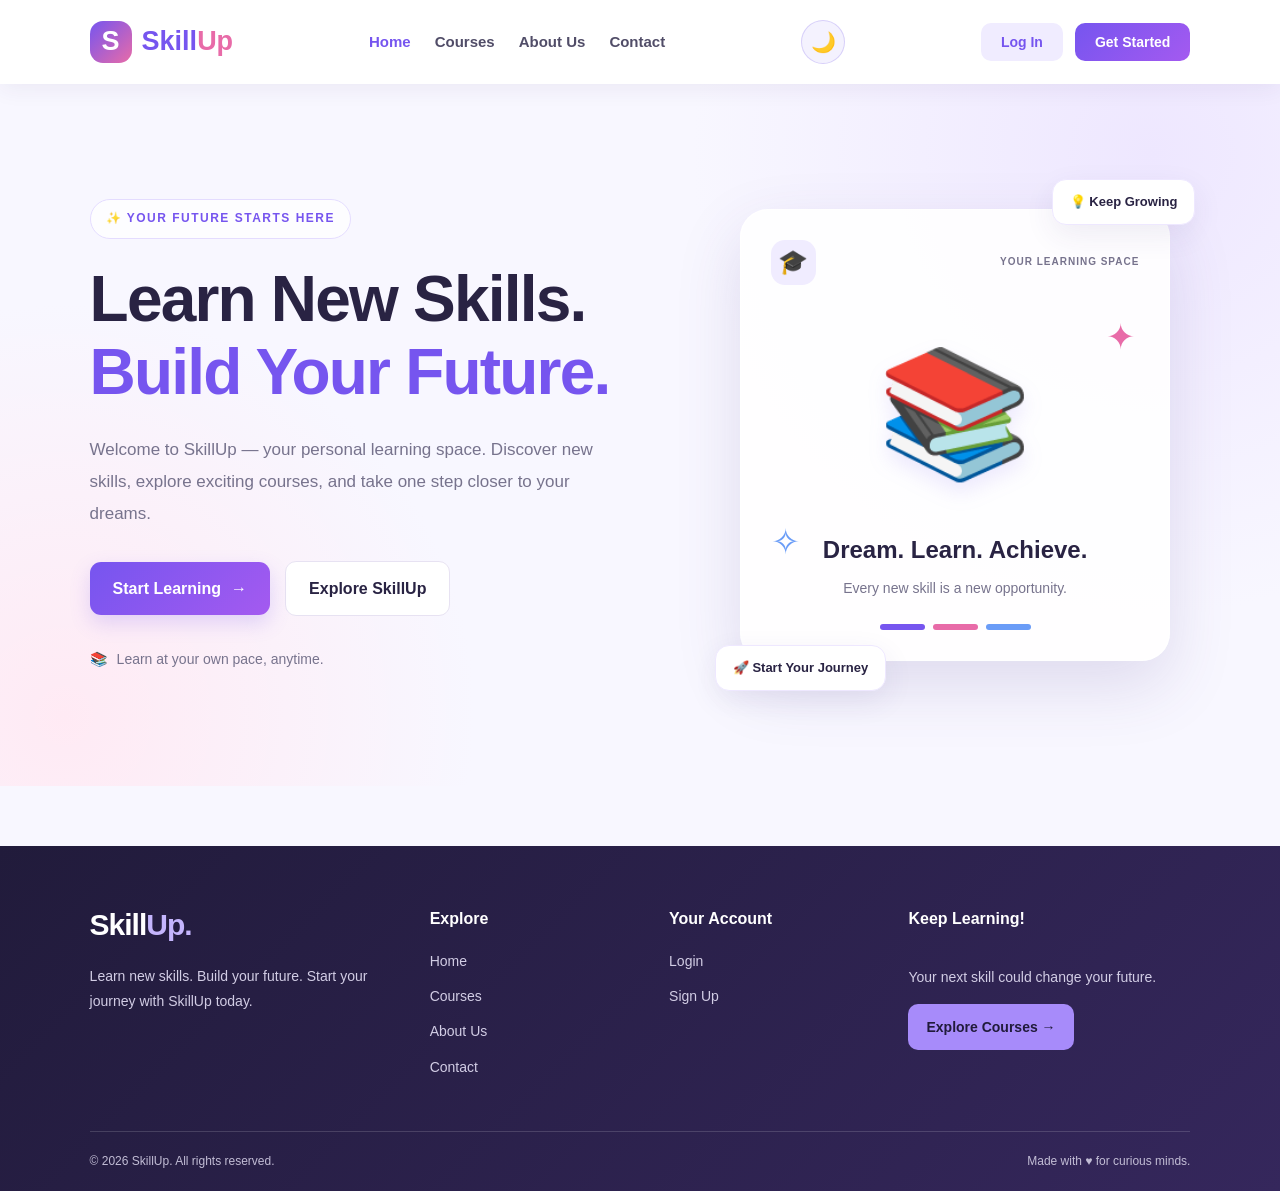
<file: index.html>
<!DOCTYPE html>
<html lang="en">
<head>
    <meta charset="UTF-8">
    <meta name="viewport" content="width=device-width, initial-scale=1.0">

    <title>SkillUp | Learn, Grow, Succeed</title>

    <!-- Website styling -->
    <link rel="stylesheet" href="style.css">
</head>

<body>

    <div id="navigation"></div>

<main id="content"></main>

<script src="script.js"></script>

</body>
</html>
</file>
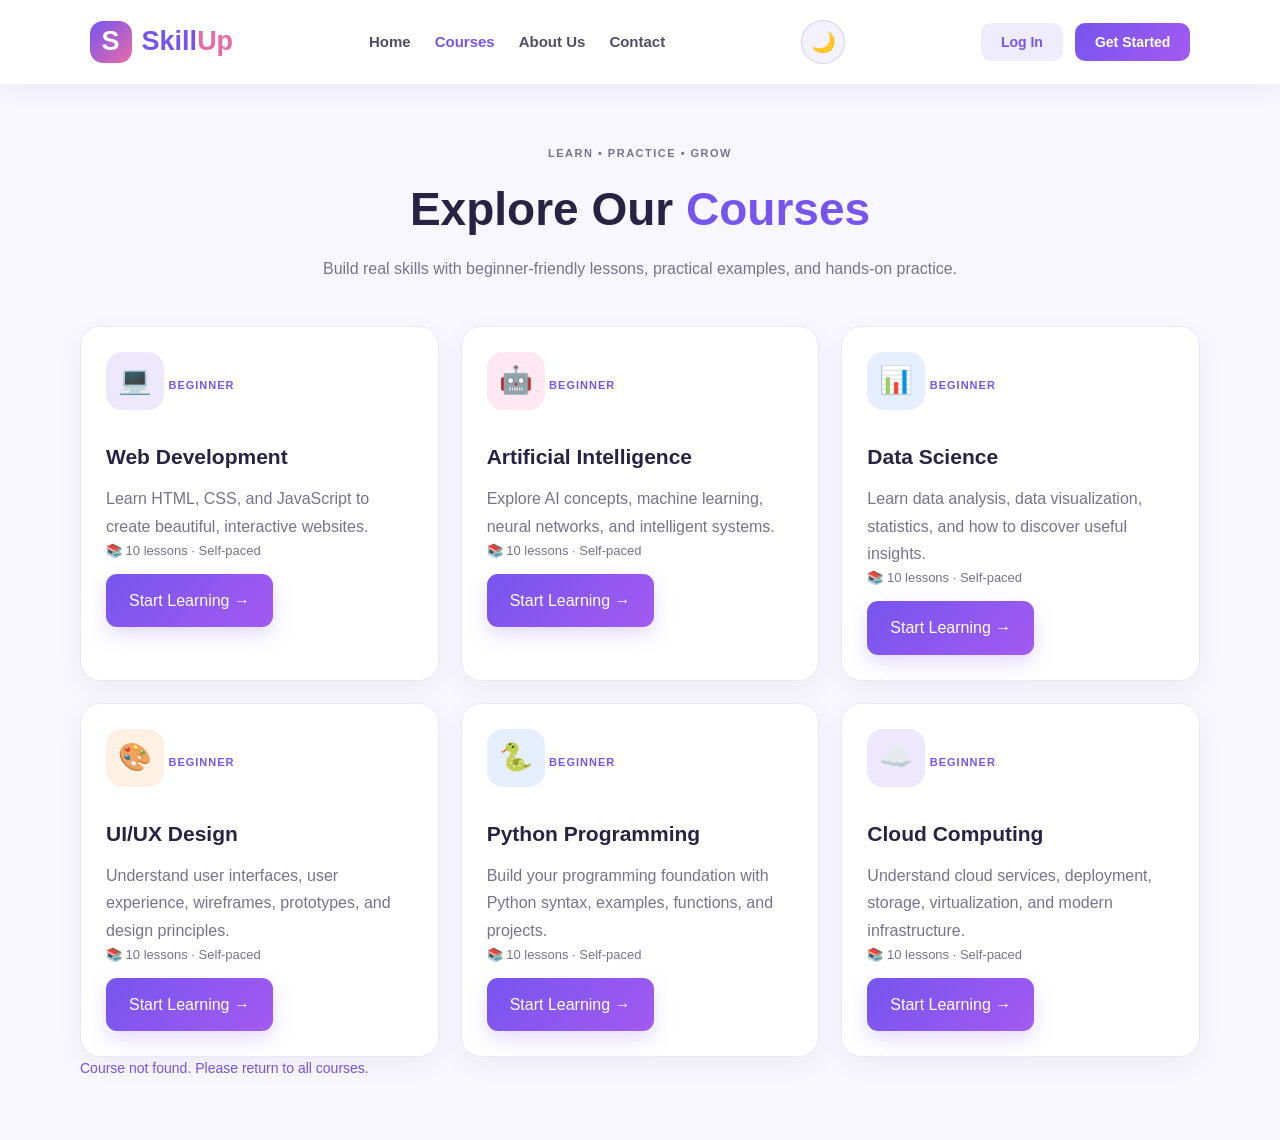
<file: course.html>
<!DOCTYPE html>
<html lang="en">
<head>
    <meta charset="UTF-8">
    <meta name="viewport" content="width=device-width, initial-scale=1.0">

    <title>SkillUp | Course Learning</title>

    <!-- Keep the existing SkillUp design -->
    <link rel="stylesheet" href="style.css">
</head>
<body>

    <!-- Navigation will be loaded from navigation.html -->
    <div id="navigation"></div>

    <!-- Selected course and its lessons will appear here -->
    <main id="content">

        <section class="content-page">
            <div class="page-heading">
                <p class="section-label">YOUR LEARNING JOURNEY</p>

                <h1>Welcome to <span>SkillUp</span></h1>

                <p>
                    Get ready to learn new skills with explanations,
                    practical examples, and practice questions.
                </p>
            </div>

            <div class="course-card">
                <h2 id="learningCourseTitle">Loading your course...</h2>

                <p id="learningCourseDescription">
                    Please wait while we prepare your lessons.
                </p>

                <p>
                    If your course does not appear, return to the
                    Courses page and select Start Learning.
                </p>

                <a href="index.html" class="start-btn">
                    Back to SkillUp
                </a>
            </div>
        </section>

    </main>

    <!-- Course logic and lesson data -->
    <script src="script.js"></script>

</body>
</html>
</file>
<file: style.css>
/* ===== 1. GLOBAL STYLES ===== */

* {
    margin: 0;
    padding: 0;
    box-sizing: border-box;
}

:root {
    --purple: #7655ef;
    --pink: #e86ba8;
    --blue: #6a9cf7;
    --dark: #292343;
    --muted: #77738d;
    --light-bg: #f8f7ff;
    --white: #ffffff;
}

html {
    scroll-behavior: smooth;
}

body {
    font-family: "Segoe UI", Arial, sans-serif;
    background: var(--light-bg);
    color: var(--dark);
    line-height: 1.6;
}

/* ===== 2. NAVIGATION BAR ===== */

.navbar {
    display: flex;
    align-items: center;
    justify-content: space-between;
    gap: 24px;
    padding: 20px 7%;
    background: rgba(255, 255, 255, 0.96);
    box-shadow: 0 4px 22px rgba(55, 40, 100, 0.07);
    position: sticky;
    top: 0;
    z-index: 1000;
}

/* Logo */

.logo {
    display: flex;
    align-items: center;
    gap: 10px;
    text-decoration: none;
    color: var(--purple);
    font-size: 27px;
    font-weight: 800;
    white-space: nowrap;
}

.logo-icon {
    display: flex;
    align-items: center;
    justify-content: center;
    width: 42px;
    height: 42px;
    border-radius: 13px;
    color: var(--white);
    background: linear-gradient(135deg, var(--purple), var(--pink));
}

.logo-highlight {
    color: var(--pink);
}

/* Navigation links */

.nav-links {
    display: flex;
    align-items: center;
    gap: 28px;
}

.nav-links a {
    color: #514d68;
    text-decoration: none;
    font-size: 15px;
    font-weight: 600;
    transition: color 0.25s ease;
}

.nav-links a:hover,
.nav-links a.active {
    color: var(--purple);
}

/* Navigation buttons */

.nav-actions {
    display: flex;
    align-items: center;
    gap: 12px;
}

.login-btn,
.signup-btn {
    padding: 11px 20px;
    border: none;
    border-radius: 10px;
    font-size: 14px;
    font-weight: 700;
    cursor: pointer;
    transition: transform 0.25s ease, box-shadow 0.25s ease;
}

.login-btn {
    color: var(--purple);
    background: #f0ecff;
}

.signup-btn {
    color: var(--white);
    background: linear-gradient(135deg, var(--purple), #a45af0);
}

.login-btn:hover,
.signup-btn:hover {
    transform: translateY(-2px);
    box-shadow: 0 6px 16px rgba(118, 85, 239, 0.2);
}

/* Mobile menu button */

.menu-btn {
    display: none;
    border: none;
    background: transparent;
    color: var(--purple);
    font-size: 28px;
    cursor: pointer;
}

/* ===== 3. HOMEPAGE LAYOUT ===== */

.home-page {
    min-height: 78vh;
    display: grid;
    grid-template-columns: 1.1fr 0.9fr;
    align-items: center;
    gap: 55px;
    max-width: 1400px;
    margin: auto;
    padding: 75px 7%;
    overflow: hidden;
    background:
        radial-gradient(circle at 90% 10%, #eee7ff 0, transparent 35%),
        radial-gradient(circle at 5% 90%, #ffeaf4 0, transparent 30%),
        var(--light-bg);
}

/* Welcome label */

.welcome-tag {
    display: inline-block;
    padding: 9px 15px;
    border: 1px solid #e4dcff;
    border-radius: 30px;
    background: #ffffffb8;
    color: var(--purple);
    font-size: 12px;
    font-weight: 800;
    letter-spacing: 1.5px;
    margin-bottom: 24px;
}

/* Main heading */

.home-content h1 {
    font-size: clamp(38px, 5vw, 65px);
    line-height: 1.15;
    letter-spacing: -1.8px;
    margin-bottom: 24px;
}

.home-content h1 span {
    color: var(--purple);
}

/* Description */

.home-description {
    max-width: 540px;
    color: var(--muted);
    font-size: 17px;
    line-height: 1.9;
    margin-bottom: 30px;
}

/* Homepage buttons */

.home-buttons {
    display: flex;
    align-items: center;
    gap: 15px;
    flex-wrap: wrap;
}

.start-btn,
.explore-btn {
    display: inline-flex;
    align-items: center;
    justify-content: center;
    gap: 10px;
    padding: 14px 23px;
    border-radius: 11px;
    text-decoration: none;
    font-weight: 700;
    transition: transform 0.25s ease, box-shadow 0.25s ease;
}

.start-btn {
    color: var(--white);
    background: linear-gradient(135deg, var(--purple), #a45af0);
    box-shadow: 0 8px 20px #7655ef35;
}

.explore-btn {
    color: var(--dark);
    background: var(--white);
    border: 1px solid #e7e2f2;
}

.start-btn:hover,
.explore-btn:hover {
    transform: translateY(-3px);
}

/* Small note */

.home-note {
    display: flex;
    align-items: center;
    gap: 10px;
    margin-top: 32px;
    color: var(--muted);
    font-size: 14px;
}

/* ===== 4. LEARNING ILLUSTRATION ===== */

.home-illustration {
    position: relative;
    padding: 35px 20px;
}

.illustration-card {
    position: relative;
    padding: 30px;
    border: 1px solid #ffffff;
    border-radius: 28px;
    background: rgba(255, 255, 255, 0.88);
    box-shadow: 0 25px 65px rgba(83, 58, 140, 0.13);
    text-align: center;
}

.card-top {
    display: flex;
    align-items: center;
    justify-content: space-between;
    gap: 10px;
}

.card-icon {
    display: flex;
    align-items: center;
    justify-content: center;
    width: 45px;
    height: 45px;
    border-radius: 14px;
    background: #f0ecff;
    font-size: 24px;
}

.card-status {
    color: var(--muted);
    font-size: 10px;
    font-weight: 800;
    letter-spacing: 1px;
}

.book-illustration {
    margin: 28px 0 18px;
    font-size: clamp(75px, 10vw, 125px);
    filter: drop-shadow(0 10px 10px #7655ef20);
}

.illustration-card h2 {
    font-size: 24px;
    margin-bottom: 8px;
}

.illustration-card p {
    color: var(--muted);
    font-size: 14px;
}

.learning-bars {
    display: flex;
    justify-content: center;
    gap: 8px;
    margin-top: 25px;
}

.learning-bars span {
    width: 45px;
    height: 6px;
    border-radius: 20px;
    background: var(--purple);
}

.learning-bars span:nth-child(2) {
    background: var(--pink);
}

.learning-bars span:nth-child(3) {
    background: var(--blue);
}

/* Decorative stars */

.floating-star {
    position: absolute;
    color: var(--pink);
    font-size: 35px;
}

.star-one {
    top: 22%;
    right: 8%;
}

.star-two {
    bottom: 20%;
    left: 7%;
    color: var(--blue);
}

/* Floating labels */

.floating-badge {
    position: absolute;
    padding: 12px 17px;
    border: 1px solid #eee8ff;
    border-radius: 14px;
    background: var(--white);
    box-shadow: 0 10px 30px #3e2d7515;
    font-size: 13px;
    font-weight: 700;
}

.badge-one {
    top: 5px;
    right: -5px;
}

.badge-two {
    bottom: 5px;
    left: -5px;
}

/* ===== 5. RESPONSIVE DESIGN ===== */

@media (max-width: 1050px) {
    .navbar {
        padding: 18px 4%;
    }

    .nav-links {
        gap: 16px;
    }

    .nav-actions {
        gap: 8px;
    }

    .login-btn,
    .signup-btn {
        padding: 10px 13px;
    }

    .home-page {
        gap: 25px;
        padding: 60px 5%;
    }
}

@media (max-width: 780px) {
    .navbar {
        flex-wrap: wrap;
        padding: 15px 5%;
    }

    .logo {
        font-size: 24px;
    }

    .nav-actions {
        margin-left: auto;
    }

    .nav-links {
        display: none;
        width: 100%;
        flex-direction: column;
        align-items: flex-start;
        gap: 20px;
        padding: 20px 5px 10px;
    }

    .nav-links.show {
        display: flex;
    }

    .menu-btn {
        display: block;
    }

    .home-page {
        grid-template-columns: 1fr;
        gap: 20px;
        padding: 55px 6%;
    }

    .home-content h1 {
        font-size: clamp(38px, 9vw, 55px);
    }

    .home-illustration {
        max-width: 520px;
        width: 100%;
        margin: auto;
    }
}

@media (max-width: 450px) {
    .navbar {
        gap: 12px;
    }

    .nav-actions {
        gap: 6px;
    }

    .login-btn,
    .signup-btn {
        padding: 9px 10px;
        font-size: 12px;
    }

    .home-buttons {
        align-items: stretch;
        flex-direction: column;
    }

    .start-btn,
    .explore-btn {
        width: 100%;
    }

    .illustration-card {
        padding: 22px 15px;
    }

    .floating-badge {
        font-size: 11px;
        padding: 9px 11px;
    }
}

/* ===== FIX COURSES DROPDOWN ===== */

.navbar {
    position: relative;
    z-index: 1000;
}

.nav-links {
    display: flex;
    align-items: center;
    gap: 24px;
}

.nav-dropdown {
    position: relative;
    display: inline-flex;
    align-items: center;
}

.dropdown-toggle {
    display: inline-flex;
    align-items: center;
    gap: 6px;
    padding: 10px 0;
    border: none;
    background: transparent;
    color: var(--dark);
    font-family: inherit;
    font-size: inherit;
    font-weight: 500;
    cursor: pointer;
}

.dropdown-menu {
    display: none;
    position: absolute;
    top: calc(100% + 8px);
    left: 0;
    min-width: 235px;
    padding: 8px;
    background: #ffffff;
    border: 1px solid #ece8fa;
    border-radius: 12px;
    box-shadow: 0 12px 30px rgba(41, 35, 67, 0.14);
    z-index: 2000;
}

.dropdown-menu.show {
    display: block;
}

.dropdown-menu a {
    display: block;
    padding: 12px;
    color: var(--dark);
    text-decoration: none;
    white-space: nowrap;
    border-radius: 8px;
}

.dropdown-menu a:hover {
    color: var(--purple);
    background: var(--light-bg);
}

@media (max-width: 800px) {
    .nav-links {
        align-items: stretch;
        gap: 8px;
    }

    .nav-dropdown {
        display: block;
        width: 100%;
    }

    .dropdown-toggle {
        width: 100%;
        justify-content: space-between;
    }

    .dropdown-menu {
        position: static;
        min-width: 0;
        margin-top: 5px;
        box-shadow: none;
    }
}

/* ========================================
   SKILLUP - ADDITIONAL PAGE STYLES
   ======================================== */

/* Shared page layout */
.content-page {
    width: min(1120px, 92%);
    margin: 0 auto;
    padding: 60px 0;
    color: var(--dark);
}

.page-heading {
    max-width: 720px;
    margin: 0 auto 42px;
    text-align: center;
}

.page-heading h1,
.auth-card h1 {
    font-size: clamp(30px, 4vw, 46px);
    line-height: 1.2;
    margin: 18px 0;
}

.page-heading h1 span,
.auth-card h1 span {
    color: var(--purple);
}

.page-heading p,
.auth-card > p {
    color: var(--muted);
    line-height: 1.8;
}

/* Courses page */
.course-grid {
    display: grid;
    grid-template-columns: repeat(3, minmax(0, 1fr));
    gap: 22px;
}

.course-card {
    padding: 25px;
    background: var(--white);
    border: 1px solid #ece8fa;
    border-radius: 20px;
    box-shadow: 0 8px 25px rgba(41, 35, 67, 0.05);
    transition: transform 0.2s, box-shadow 0.2s;
}

.course-card:hover {
    transform: translateY(-4px);
    box-shadow: 0 14px 32px rgba(41, 35, 67, 0.1);
}

.course-icon {
    display: grid;
    place-items: center;
    width: 58px;
    height: 58px;
    margin-bottom: 18px;
    border-radius: 16px;
    font-size: 27px;
}

.purple { background: #eee8ff; }
.pink { background: #ffe8f1; }
.blue { background: #e5efff; }
.peach { background: #fff0e4; }

.course-level {
    color: var(--purple);
    font-size: 11px;
    font-weight: 700;
    letter-spacing: 1px;
}

.course-card h2 {
    margin: 12px 0;
    font-size: 21px;
}

.course-card p {
    color: var(--muted);
    line-height: 1.7;
}

.course-meta {
    font-size: 13px;
}

.course-card .start-btn {
    display: inline-block;
    margin-top: 12px;
    border: none;
    cursor: pointer;
    font: inherit;
}

.course-card[hidden] {
    display: none;
}

/* About Us page */
.about-hero {
    display: grid;
    grid-template-columns: 1.5fr 1fr;
    align-items: center;
    gap: 35px;
    margin-bottom: 35px;
    padding: 40px;
    border-radius: 25px;
    background: linear-gradient(135deg, #f0eaff, #fff0f6);
}

.about-hero h2 {
    font-size: 30px;
}

.about-hero p {
    color: var(--muted);
    line-height: 1.9;
}

.about-emoji {
    text-align: center;
    font-size: clamp(65px, 10vw, 120px);
}

.feature-grid {
    display: grid;
    grid-template-columns: repeat(3, minmax(0, 1fr));
    gap: 22px;
}

.feature-card {
    padding: 25px;
    border: 1px solid #ece8fa;
    border-top: 4px solid var(--purple);
    border-radius: 20px;
    background: var(--white);
}

.feature-card h3 {
    margin: 12px 0;
}

.feature-card p {
    color: var(--muted);
    line-height: 1.7;
}

.about-quote {
    padding: 35px 15px;
    text-align: center;
    font-size: 19px;
    font-style: italic;
    line-height: 1.8;
}

/* Contact page */
.contact-layout {
    display: grid;
    grid-template-columns: 0.8fr 1.2fr;
    align-items: start;
    gap: 35px;
}

.contact-info {
    padding: 30px;
    border-radius: 22px;
    background: linear-gradient(145deg, #eee8ff, #ffeaf3);
}

.contact-info > p,
.contact-item p {
    color: var(--muted);
    line-height: 1.7;
}

.contact-item {
    display: flex;
    align-items: start;
    gap: 14px;
    margin-top: 26px;
}

.contact-item > span {
    font-size: 25px;
}

/* Shared forms */
.site-form {
    display: flex;
    flex-direction: column;
    gap: 12px;
    padding: 28px;
    border: 1px solid #ece8fa;
    border-radius: 20px;
    background: var(--white);
    box-shadow: 0 10px 30px rgba(41, 35, 67, 0.05);
}

.site-form label {
    margin-top: 5px;
    font-size: 14px;
    font-weight: 600;
}

.site-form input,
.site-form textarea {
    box-sizing: border-box;
    width: 100%;
    padding: 13px 14px;
    border: 1px solid #ded9ee;
    border-radius: 10px;
    background: #fcfbff;
    color: var(--dark);
    font: inherit;
    outline: none;
}

.site-form input:focus,
.site-form textarea:focus {
    border-color: var(--purple);
    box-shadow: 0 0 0 3px rgba(118, 85, 239, 0.1);
}

.site-form textarea {
    resize: vertical;
}

.site-form .signup-btn {
    margin-top: 8px;
    padding: 14px;
    border: none;
    cursor: pointer;
    font: inherit;
}

.form-message {
    color: var(--purple);
    font-size: 14px;
    line-height: 1.6;
}

/* Login and signup pages */
.auth-page {
    display: flex;
    justify-content: center;
}

.auth-card {
    box-sizing: border-box;
    width: min(460px, 100%);
    padding: 35px;
    border: 1px solid #ece8fa;
    border-radius: 24px;
    background: var(--white);
    text-align: center;
    box-shadow: 0 15px 40px rgba(41, 35, 67, 0.05);
}

.auth-symbol {
    margin-bottom: 16px;
    font-size: 42px;
}

.auth-card .site-form {
    padding: 10px 0;
    border: none;
    background: transparent;
    box-shadow: none;
    text-align: left;
}

.auth-switch {
    font-size: 14px;
}

.auth-switch a {
    color: var(--purple);
    font-weight: 600;
}

/* Buttons and feedback */
.start-btn,
.signup-btn {
    transition: transform 0.2s, opacity 0.2s;
}

.start-btn:hover,
.signup-btn:hover {
    transform: translateY(-2px);
    opacity: 0.92;
}

button:focus-visible,
a:focus-visible,
input:focus-visible,
textarea:focus-visible {
    outline: 2px solid var(--purple);
    outline-offset: 3px;
}

/* Responsive layout */
@media (max-width: 800px) {
    .course-grid,
    .feature-grid {
        grid-template-columns: repeat(2, minmax(0, 1fr));
    }

    .about-hero,
    .contact-layout {
        grid-template-columns: 1fr;
    }
}

@media (max-width: 520px) {
    .course-grid,
    .feature-grid {
        grid-template-columns: 1fr;
    }

    .content-page {
        padding: 40px 0;
    }

    .about-hero,
    .contact-info,
    .site-form,
    .auth-card {
        padding: 22px;
    }
}

/* ==============================
   SkillUp Course Learning Section
============================== */

#courseLearning {
    width: 100%;
    max-width: 1100px;
    margin: 40px auto;
    padding: 30px;
    background: #ffffff;
    border: 1px solid #ece8fa;
    border-radius: 20px;
    box-shadow: 0 10px 30px rgba(41, 35, 67, 0.08);
    box-sizing: border-box;
}

#courseLearning[hidden] {
    display: none !important;
}

#backToCourses {
    display: inline-flex;
    align-items: center;
    gap: 8px;
    margin-bottom: 25px;
    padding: 11px 18px;
    border: none;
    border-radius: 10px;
    background: #7257e8;
    color: #ffffff;
    font-size: 14px;
    font-weight: 600;
    cursor: pointer;
    transition: background 0.2s ease, transform 0.2s ease;
}

#backToCourses:hover {
    background: #4e38b7;
    transform: translateY(-2px);
}

#courseLessonContent > h2 {
    margin: 0 0 25px;
    color: #25213b;
    font-size: clamp(24px, 4vw, 34px);
    line-height: 1.3;
}

.lesson-card {
    margin-bottom: 22px;
    padding: 25px;
    background: #faf9ff;
    border: 1px solid #ece8fa;
    border-left: 5px solid #7257e8;
    border-radius: 14px;
    transition: transform 0.2s ease, box-shadow 0.2s ease;
}

.lesson-card:hover {
    transform: translateY(-3px);
    box-shadow: 0 8px 22px rgba(41, 35, 67, 0.08);
}

.lesson-card h3 {
    margin: 0 0 14px;
    color: #4e38b7;
    font-size: 20px;
    line-height: 1.4;
}

.lesson-card p {
    margin: 10px 0;
    color: #514d65;
    font-size: 15px;
    line-height: 1.8;
}

.lesson-card strong {
    color: #25213b;
}

.lesson-card pre {
    margin-top: 15px;
    padding: 18px;
    overflow-x: auto;
    background: #25213b;
    border-radius: 10px;
    color: #f4a6c1;
    font-size: 14px;
    line-height: 1.7;
}

.lesson-card pre code {
    font-family: Consolas, "Courier New", monospace;
    white-space: pre;
}

@media (max-width: 700px) {
    #courseLearning {
        margin: 25px auto;
        padding: 18px;
        border-radius: 14px;
    }

    .lesson-card {
        padding: 18px;
    }

    .lesson-card h3 {
        font-size: 18px;
    }

    .lesson-card pre {
        padding: 12px;
        font-size: 12px;
    }
}

/* =========================================
   SKILLUP — COMPLETE COURSE LEARNING SYSTEM
========================================= */

/* Course cards and lesson area */
.courses-page {
    width: min(1120px, 92%);
    margin: 0 auto;
}

#courseGrid[hidden],
#courseLearning[hidden] {
    display: none !important;
}

#courseLearning {
    scroll-margin-top: 30px;
}

/* Course learning header */
.learning-header {
    margin: 10px 0 30px;
}

.learning-header h2 {
    margin: 10px 0;
    color: var(--dark);
    font-size: clamp(25px, 4vw, 36px);
    line-height: 1.3;
}

.learning-header > p:not(.section-label) {
    color: var(--muted);
    line-height: 1.8;
}

.section-label {
    color: var(--purple);
    font-size: 11px;
    font-weight: 800;
    letter-spacing: 1.5px;
}

/* Progress information */
.progress-information {
    display: flex;
    justify-content: space-between;
    align-items: center;
    gap: 12px;
    margin-top: 25px;
    margin-bottom: 10px;
    color: var(--dark);
    font-size: 14px;
    font-weight: 700;
}

#progressPercentage {
    color: var(--purple);
}

.progress-track {
    width: 100%;
    height: 11px;
    overflow: hidden;
    border-radius: 30px;
    background: #eae5fa;
}

.progress-fill {
    width: 0;
    height: 100%;
    border-radius: inherit;
    background: linear-gradient(90deg, var(--purple), var(--pink));
    transition: width 0.35s ease;
}

/* Previous and next navigation */
.lesson-navigation {
    display: flex;
    justify-content: space-between;
    align-items: center;
    gap: 12px;
    margin: 25px 0;
    padding: 16px 0;
    border-top: 1px solid #ece8fa;
    border-bottom: 1px solid #ece8fa;
}

#lessonCounter {
    color: var(--muted);
    text-align: center;
    font-size: 14px;
    font-weight: 700;
}

.lesson-nav-btn,
.back-courses-btn {
    display: inline-flex;
    justify-content: center;
    align-items: center;
    gap: 8px;
    padding: 11px 17px;
    border: 1px solid #e5defb;
    border-radius: 10px;
    background: #f2eeff;
    color: var(--purple);
    font-family: inherit;
    font-size: 14px;
    font-weight: 700;
    cursor: pointer;
    transition:
        background 0.2s ease,
        color 0.2s ease,
        transform 0.2s ease;
}

.lesson-nav-btn:hover:not(:disabled),
.back-courses-btn:hover {
    background: var(--purple);
    color: #ffffff;
    transform: translateY(-2px);
}

.lesson-nav-btn:disabled {
    opacity: 0.4;
    cursor: not-allowed;
    transform: none;
}

/* Lesson content */
#courseLessonContent {
    min-width: 0;
}

#courseLessonContent .lesson-card {
    margin: 0;
    padding: clamp(20px, 4vw, 34px);
    background: #ffffff;
    border: 1px solid #ece8fa;
    border-left: 5px solid var(--purple);
    border-radius: 18px;
    box-shadow: 0 8px 25px rgba(41, 35, 67, 0.05);
}

#courseLessonContent .lesson-card > .section-label {
    margin-bottom: 12px;
}

#courseLessonContent .lesson-card h2 {
    margin: 0 0 24px;
    color: var(--dark);
    font-size: clamp(25px, 4vw, 34px);
    line-height: 1.3;
}

#courseLessonContent .lesson-card h3 {
    margin: 26px 0 10px;
    color: var(--purple);
    font-size: 19px;
    line-height: 1.45;
}

#courseLessonContent .lesson-card p {
    margin: 10px 0;
    color: #5d5873;
    font-size: 15px;
    line-height: 1.9;
    overflow-wrap: anywhere;
}

/* Code and workflow examples */
#courseLessonContent .lesson-card pre {
    max-width: 100%;
    margin-top: 12px;
    padding: 20px;
    overflow-x: auto;
    border-radius: 12px;
    background: #292343;
    color: #ffe3f0;
    font-size: 14px;
    line-height: 1.8;
    tab-size: 4;
}

#courseLessonContent .lesson-card pre code {
    font-family: Consolas, "Courier New", monospace;
    white-space: pre;
}

/* Lesson completion */
.lesson-footer {
    margin-top: 25px;
    padding-top: 22px;
    border-top: 1px solid #ece8fa;
}

.completion-label {
    display: flex;
    align-items: center;
    gap: 12px;
    width: fit-content;
    max-width: 100%;
    padding: 12px 15px;
    border: 1px solid #e5defb;
    border-radius: 12px;
    background: #f8f6ff;
    color: var(--dark);
    font-size: 14px;
    font-weight: 700;
    cursor: pointer;
}

.completion-label input {
    width: 18px;
    height: 18px;
    flex-shrink: 0;
    accent-color: var(--purple);
    cursor: pointer;
}

#lessonFeedback {
    margin-top: 14px;
}

#finishCourse {
    margin-top: 15px;
    border: none;
    cursor: pointer;
    font-family: inherit;
}

#finishCourse[hidden] {
    display: none !important;
}

/* Keyboard focus */
.lesson-nav-btn:focus-visible,
.back-courses-btn:focus-visible,
#finishCourse:focus-visible,
.completion-label input:focus-visible {
    outline: 3px solid var(--pink);
    outline-offset: 3px;
}

/* Mobile learning layout */
@media (max-width: 600px) {
    #courseLearning {
        padding: 18px;
    }

    .lesson-navigation {
        display: grid;
        grid-template-columns: 1fr 1fr;
        gap: 12px;
    }

    #lessonCounter {
        grid-column: 1 / -1;
        grid-row: 1;
    }

    #previousLesson {
        grid-column: 1;
        grid-row: 2;
    }

    #nextLesson {
        grid-column: 2;
        grid-row: 2;
    }

    .lesson-nav-btn {
        padding: 11px 8px;
        font-size: 13px;
    }

    .progress-information {
        font-size: 12px;
    }

    #courseLessonContent .lesson-card pre {
        padding: 14px;
        font-size: 12px;
    }

    .completion-label {
        align-items: flex-start;
        font-size: 13px;
    }
}

/* ========================================
   SKILLUP DESIGN POLISH — STEP 1
   ======================================== */

/* Smooth interactions */
.course-card,
.lesson-card,
.start-btn,
button {
    transition:
        transform 0.2s ease,
        box-shadow 0.2s ease,
        background-color 0.2s ease;
}

/* Subtle course-card hover effect */
.course-card:hover {
    box-shadow: 0 10px 28px rgba(78, 56, 183, 0.10);
}

/* Better button interaction */
button:hover:not(:disabled),
.start-btn:hover {
    transform: translateY(-2px);
    box-shadow: 0 6px 16px rgba(78, 56, 183, 0.16);
}

/* Clear keyboard focus */
button:focus-visible,
a:focus-visible,
input:focus-visible,
textarea:focus-visible,
select:focus-visible {
    outline: 3px solid var(--pink);
    outline-offset: 3px;
}

/* Respect users who prefer less animation */
@media (prefers-reduced-motion: reduce) {
    .course-card,
    .lesson-card,
    .start-btn,
    button {
        transition: none;
    }

    button:hover:not(:disabled),
    .start-btn:hover {
        transform: none;
    }
}

/* ========================================
   SKILLUP — HOMEPAGE POLISH, STEP 2
   ======================================== */

/* Smooth entrance for the existing hero */
@keyframes skillUpFadeIn {
    from {
        opacity: 0;
        transform: translateY(18px);
    }

    to {
        opacity: 1;
        transform: translateY(0);
    }
}

.home-content {
    animation: skillUpFadeIn 0.7s ease both;
}

.home-illustration {
    animation: skillUpFadeIn 0.9s ease both;
}

/* Refine the existing illustration card */
.illustration-card {
    border-color: rgba(255, 255, 255, 0.9);
    box-shadow: 0 25px 65px rgba(83, 58, 140, 0.15);
}

/* Gentle movement for the decorative stars */
.floating-star {
    animation: skillUpFloat 3s ease-in-out infinite;
}

.star-two {
    animation-delay: 1.2s;
}

@keyframes skillUpFloat {
    0%, 100% {
        transform: translateY(0);
    }

    50% {
        transform: translateY(-7px);
    }
}

/* Respect reduced-motion preferences */
@media (prefers-reduced-motion: reduce) {
    .home-content,
    .home-illustration,
    .floating-star {
        animation: none;
    }
}
/* DARK / LIGHT MODE TOGGLE BUTTON */
.theme-toggle {
    width: 42px;
    height: 42px;
    border: 1px solid var(--purple);
    border-radius: 50%;
    background: var(--white);
    color: var(--dark);
    font-size: 20px;
    cursor: pointer;
    display: inline-flex;
    align-items: center;
    justify-content: center;
    transition: background-color 0.25s ease,
                transform 0.2s ease;
}

.theme-toggle:hover {
    transform: rotate(15deg);
}

/* DARK MODE COLORS */
body.dark-mode {
    --dark: #f3f0ff;
    --muted: #c0bbd2;
    --light-bg: #171526;
    --white: #242137;
    --purple: #a795ff;
    --purple-dark: #c0b2ff;
    --pink: #ffafd1;
    --blue: #9dbdff;
    background: var(--light-bg);
    color: var(--dark);
}

/* Dark mode for common sections */
body.dark-mode .navbar,
body.dark-mode .course-card,
body.dark-mode .illustration-card,
body.dark-mode .lesson-card,
body.dark-mode .contact-form,
body.dark-mode .auth-card,
body.dark-mode .about-card {
    background-color: var(--white);
    color: var(--dark);
}

body.dark-mode input,
body.dark-mode textarea,
body.dark-mode select {
    background-color: #302b45;
    color: #ffffff;
    border-color: #51496c;
}

body.dark-mode input::placeholder,
body.dark-mode textarea::placeholder {
    color: #c0bbd2;
}

body.dark-mode .theme-toggle {
    background: #302b45;
    color: #ffffff;
    border-color: #a795ff;
}

body.dark-mode .home-page {
    background: linear-gradient(135deg, #201b37, #302447);
}

body.dark-mode footer {
    background-color: #171526;
    color: var(--dark);
}

/* ===================================
   SKILLUP DARK MODE - COURSE PAGES
=================================== */

body.dark-mode .course-detail,
body.dark-mode .course-content,
body.dark-mode .course-learning,
body.dark-mode .lesson-content,
body.dark-mode .learning-container,
body.dark-mode .course-card,
body.dark-mode .lesson-card {
    background-color: #1e1b2e;
    color: #f3f0ff;
    border-color: #39334f;
}

body.dark-mode .course-detail p,
body.dark-mode .course-content p,
body.dark-mode .course-learning p,
body.dark-mode .lesson-content p,
body.dark-mode .learning-container p {
    color: #d0cbe0;
}

body.dark-mode .course-detail h1,
body.dark-mode .course-detail h2,
body.dark-mode .course-detail h3,
body.dark-mode .course-content h1,
body.dark-mode .course-content h2,
body.dark-mode .course-content h3,
body.dark-mode .course-learning h1,
body.dark-mode .course-learning h2,
body.dark-mode .course-learning h3 {
    color: #f3f0ff;
}

/* Fix course learning card in dark mode */
body.dark-mode .content-page .course-card {
    background: #1e1b2e !important;
    color: #f3f0ff !important;
    border: 1px solid #39334f;
    box-shadow: 0 12px 35px rgba(0, 0, 0, 0.25);
}

body.dark-mode .content-page .course-card h2,
body.dark-mode .content-page .course-card p {
    color: #f3f0ff !important;
}

body.dark-mode .content-page .course-card a {
    color: #ffffff;
}

/* =========================================
   SKILLUP - FIX COURSE LEARNING DARK MODE
========================================= */

/* Main course learning container */
body.dark-mode #courseLearning {
    background: #1e1b2e !important;
    color: #f3f0ff !important;
    border-color: #39334f !important;
}

/* Lesson content card */
body.dark-mode #courseLessonContent .lesson-card {
    background: #242137 !important;
    color: #f3f0ff !important;
    border-color: #39334f !important;
    border-left-color: var(--purple) !important;
}

/* Lesson headings */
body.dark-mode #courseLearning h2,
body.dark-mode #courseLearning h3,
body.dark-mode #courseLearning strong {
    color: #f3f0ff !important;
}

/* Lesson paragraphs and labels */
body.dark-mode #courseLearning p,
body.dark-mode #courseLearning label,
body.dark-mode #courseLearning #lessonCounter,
body.dark-mode #courseLearning .progress-information {
    color: #d0cbe0 !important;
}

/* Progress bar background */
body.dark-mode #courseLearning .progress-track {
    background: #39334f !important;
}

/* Lesson navigation buttons */
body.dark-mode #courseLearning .lesson-nav-btn,
body.dark-mode #courseLearning .back-courses-btn {
    background: #302b45;
    color: #e5deff;
    border-color: #51496c;
}

/* Completion checkbox area */
body.dark-mode #courseLearning .completion-label {
    background: #302b45;
    color: #f3f0ff;
    border-color: #51496c;
}

/* =========================================
   SKILLUP - ABOUT & CONTACT DARK MODE FIX
========================================= */

/* ABOUT US PAGE */
body.dark-mode .about-hero {
    background: linear-gradient(135deg, #242137, #30243b);
    color: #f3f0ff;
}

body.dark-mode .about-hero h2,
body.dark-mode .feature-card h3 {
    color: #f3f0ff;
}

body.dark-mode .about-hero p,
body.dark-mode .feature-card p {
    color: #d0cbe0;
}

body.dark-mode .feature-card {
    background: #242137;
    color: #f3f0ff;
    border-color: #39334f;
}

body.dark-mode .about-quote {
    color: #e0d9f5;
}

/* CONTACT PAGE */
body.dark-mode .contact-info {
    background: linear-gradient(145deg, #242137, #30243b);
    color: #f3f0ff;
}

body.dark-mode .contact-info h2,
body.dark-mode .contact-item h3 {
    color: #f3f0ff;
}

body.dark-mode .contact-info p,
body.dark-mode .contact-item p {
    color: #d0cbe0;
}

/* CONTACT, LOGIN & SIGNUP FORMS */
body.dark-mode .site-form {
    background: #242137;
    color: #f3f0ff;
    border-color: #39334f;
}

body.dark-mode .site-form label {
    color: #e0d9f5;
}

body.dark-mode .site-form input,
body.dark-mode .site-form textarea {
    background: #302b45;
    color: #ffffff;
    border-color: #51496c;
}

body.dark-mode .site-form input::placeholder,
body.dark-mode .site-form textarea::placeholder {
    color: #c0bbd2;
}

body.dark-mode .form-message {
    color: #c0b2ff;
}

/* ===== SkillUp Home Page Footer ===== */

.skillup-footer {
    background: linear-gradient(135deg, #211b3b, #35275c);
    color: #f8f6ff;
    padding: 55px 7% 20px;
    margin-top: 60px;
}

.footer-container {
    max-width: 1200px;
    margin: 0 auto;
}

.footer-main {
    display: grid;
    grid-template-columns: 1.5fr 1fr 1fr 1.4fr;
    gap: 38px;
    padding-bottom: 40px;
}

.footer-logo {
    display: inline-block;
    color: #ffffff;
    font-size: 30px;
    font-weight: 800;
    text-decoration: none;
    letter-spacing: -1px;
}

.footer-logo span {
    color: #c4b5fd;
}

.footer-brand p,
.footer-cta p {
    color: #d2cde5;
    font-size: 14px;
    line-height: 1.8;
    margin-top: 15px;
    max-width: 280px;
}

.footer-links,
.footer-cta {
    display: flex;
    flex-direction: column;
    align-items: flex-start;
}

.footer-links h3,
.footer-cta h3 {
    color: #ffffff;
    font-size: 16px;
    margin: 5px 0 18px;
}

.footer-links a {
    color: #d2cde5;
    text-decoration: none;
    font-size: 14px;
    margin-bottom: 13px;
    transition: color 0.25s ease,
                transform 0.25s ease;
}

.footer-links a:hover {
    color: #c4b5fd;
    transform: translateX(4px);
}

.footer-button {
    display: inline-block;
    background: #a78bfa;
    color: #211b3b;
    text-decoration: none;
    font-size: 14px;
    font-weight: 700;
    padding: 12px 18px;
    border-radius: 10px;
    margin-top: 14px;
    transition: background 0.25s ease,
                transform 0.25s ease;
}

.footer-button:hover {
    background: #c4b5fd;
    transform: translateY(-3px);
}

.footer-bottom {
    border-top: 1px solid rgba(255, 255, 255, 0.15);
    padding-top: 20px;
    display: flex;
    justify-content: space-between;
    align-items: center;
    gap: 12px;
    flex-wrap: wrap;
}

.footer-bottom p {
    color: #c2bdd5;
    font-size: 12px;
    margin: 0;
}

/* Tablet layout */
@media (max-width: 900px) {
    .footer-main {
        grid-template-columns: repeat(2, minmax(0, 1fr));
        gap: 32px;
    }
}

/* Mobile layout */
@media (max-width: 500px) {
    .skillup-footer {
        padding: 40px 6% 20px;
        margin-top: 40px;
    }

    .footer-main {
        grid-template-columns: 1fr;
        gap: 25px;
    }

    .footer-bottom {
        flex-direction: column;
        align-items: flex-start;
    }
}

/* ===== Premium Dark Mode Toggle ===== */

.theme-toggle {
    width: 44px;
    height: 44px;
    flex-shrink: 0;
    display: inline-flex;
    align-items: center;
    justify-content: center;

    border: 1px solid rgba(114, 87, 232, 0.22);
    border-radius: 50%;
    background: rgba(114, 87, 232, 0.08);
    color: var(--ink, #25213b);

    cursor: pointer;
    position: relative;
    overflow: hidden;

    transition:
        background 0.3s ease,
        border-color 0.3s ease,
        box-shadow 0.3s ease,
        transform 0.3s ease;
}

.theme-icon {
    display: inline-block;
    font-size: 20px;
    line-height: 1;
    transform: rotate(0deg) scale(1);
    transition: transform 0.4s ease;
}

.theme-toggle:hover {
    transform: translateY(-2px);
    background: rgba(114, 87, 232, 0.16);
    border-color: rgba(114, 87, 232, 0.5);
    box-shadow: 0 5px 18px rgba(114, 87, 232, 0.18);
}

.theme-toggle:hover .theme-icon {
    transform: rotate(25deg) scale(1.12);
}

.theme-toggle:active {
    transform: scale(0.92);
}

.theme-toggle:focus-visible {
    outline: 3px solid #a78bfa;
    outline-offset: 4px;
}

/* Dark mode appearance */
body.dark-mode .theme-toggle {
    background: rgba(196, 181, 253, 0.12);
    border-color: rgba(196, 181, 253, 0.3);
    color: #ffffff;
}

body.dark-mode .theme-toggle:hover {
    background: rgba(196, 181, 253, 0.22);
    border-color: #c4b5fd;
    box-shadow: 0 5px 20px rgba(167, 139, 250, 0.2);
}

body.dark-mode .theme-icon {
    transform: rotate(180deg);
}

body.dark-mode .theme-toggle:hover .theme-icon {
    transform: rotate(205deg) scale(1.12);
}

/* ===== SkillUp Homepage Entrance Animations ===== */

/* Text content enters smoothly */
.home-page .home-content {
    animation: homeTextEnter 0.9s ease-out both;
}

/* Learning illustration enters from the right */
.home-page .home-illustration {
    animation: homeIllustrationEnter 1s ease-out 0.15s both;
}

/* Floating badges gently bob up and down */
.home-page .floating-badge {
    animation: badgeFloat 3.5s ease-in-out infinite;
}

.home-page .badge-two {
    animation-delay: 0.8s;
}

/* Existing decorative stars move gently */
.home-page .floating-star {
    animation: starTwinkle 2.5s ease-in-out infinite;
}

.home-page .star-two {
    animation-delay: 1.2s;
}

@keyframes homeTextEnter {
    from {
        opacity: 0;
        transform: translateY(25px);
    }

    to {
        opacity: 1;
        transform: translateY(0);
    }
}

@keyframes homeIllustrationEnter {
    from {
        opacity: 0;
        transform: translateX(35px);
    }

    to {
        opacity: 1;
        transform: translateX(0);
    }
}

@keyframes badgeFloat {
    0%, 100% {
        transform: translateY(0);
    }

    50% {
        transform: translateY(-7px);
    }
}

@keyframes starTwinkle {
    0%, 100% {
        opacity: 0.55;
        scale: 1;
    }

    50% {
        opacity: 1;
        scale: 1.15;
    }
}

/* Accessibility: reduce motion when requested */
@media (prefers-reduced-motion: reduce) {
    .home-page .home-content,
    .home-page .home-illustration,
    .home-page .floating-badge,
    .home-page .floating-star {
        animation: none !important;
    }
}

/* ===== Staggered Hero Text Animation ===== */

.home-page .welcome-tag {
    display: inline-block;
    animation: homeTextEnter 0.7s ease-out 0.1s both;
}

.home-page .home-content h1 {
    animation: homeTextEnter 0.8s ease-out 0.25s both;
}

.home-page .home-description {
    animation: homeTextEnter 0.8s ease-out 0.4s both;
}

.home-page .home-buttons {
    animation: homeTextEnter 0.8s ease-out 0.55s both;
}

.home-page .home-note {
    animation: homeTextEnter 0.8s ease-out 0.7s both;
}

@media (prefers-reduced-motion: reduce) {
    .home-page .welcome-tag,
    .home-page .home-content h1,
    .home-page .home-description,
    .home-page .home-buttons,
    .home-page .home-note {
        animation: none !important;
    }
}

/* ===== SkillUp Start Learning Button Hover ===== */

.home-page .start-btn {
    display: inline-flex;
    align-items: center;
    justify-content: center;
    gap: 10px;
    position: relative;
    overflow: hidden;

    transition:
        transform 0.3s ease,
        box-shadow 0.3s ease,
        background-color 0.3s ease;
}

.home-page .start-btn:hover {
    transform: translateY(-4px);
    box-shadow: 0 10px 25px rgba(114, 87, 232, 0.3);
}

.home-page .start-btn span {
    display: inline-block;
    transition: transform 0.3s ease;
}

.home-page .start-btn:hover span {
    transform: translateX(5px);
}

.home-page .start-btn:active {
    transform: translateY(-1px) scale(0.98);
}

.home-page .start-btn:focus-visible {
    outline: 3px solid #a78bfa;
    outline-offset: 4px;
}

/* Accessibility */
@media (prefers-reduced-motion: reduce) {
    .home-page .start-btn,
    .home-page .start-btn span {
        transition: none;
    }
}

/* ===== Explore SkillUp Button Hover ===== */

.home-page .explore-btn {
    display: inline-flex;
    align-items: center;
    justify-content: center;
    transition:
        transform 0.3s ease,
        box-shadow 0.3s ease,
        background-color 0.3s ease,
        border-color 0.3s ease;
}

.home-page .explore-btn:hover {
    transform: translateY(-4px);
    box-shadow: 0 8px 20px rgba(114, 87, 232, 0.14);
    border-color: #7257e8;
}

.home-page .explore-btn:active {
    transform: translateY(-1px) scale(0.98);
}

.home-page .explore-btn:focus-visible {
    outline: 3px solid #a78bfa;
    outline-offset: 4px;
}

@media (prefers-reduced-motion: reduce) {
    .home-page .explore-btn {
        transition: none;
    }
}

/* ===== SkillUp Premium Course Card Hover ===== */

.courses-page .course-card {
    position: relative;
    transition:
        transform 0.35s ease,
        box-shadow 0.35s ease,
        border-color 0.35s ease;
}

.courses-page .course-card:hover {
    transform: translateY(-8px);
    box-shadow: 0 16px 35px rgba(114, 87, 232, 0.16);
    border-color: rgba(114, 87, 232, 0.4);
}

/* Course icon movement */
.courses-page .course-icon {
    display: inline-flex;
    align-items: center;
    justify-content: center;
    transition: transform 0.35s ease;
}

.courses-page .course-card:hover .course-icon {
    transform: scale(1.12) rotate(-5deg);
}

/* Course title highlight */
.courses-page .course-card h2 {
    transition: color 0.3s ease;
}

.courses-page .course-card:hover h2 {
    color: #7257e8;
}

/* Smooth course button */
.courses-page .course-card .start-btn {
    transition:
        transform 0.3s ease,
        box-shadow 0.3s ease;
}

.courses-page .course-card .start-btn:hover {
    transform: translateY(-3px);
    box-shadow: 0 8px 18px rgba(114, 87, 232, 0.25);
}

/* Keyboard accessibility */
.courses-page .course-card .start-btn:focus-visible {
    outline: 3px solid #a78bfa;
    outline-offset: 4px;
}

/* Reduced motion accessibility */
@media (prefers-reduced-motion: reduce) {
    .courses-page .course-card,
    .courses-page .course-icon,
    .courses-page .course-card h2,
    .courses-page .course-card .start-btn {
        transition: none;
    }
}
</file>
